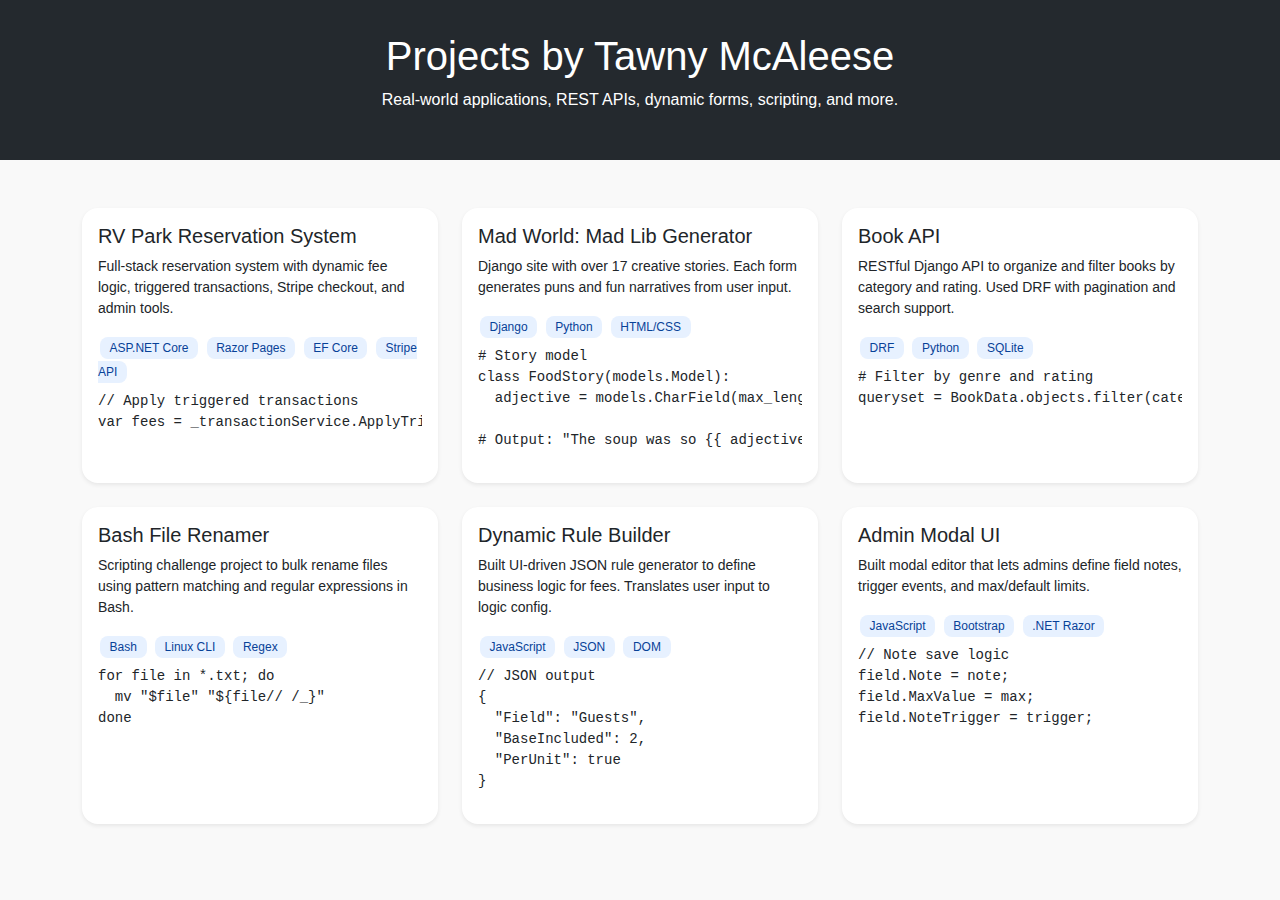
<file: projects.html>
<!DOCTYPE html>
<html lang="en">
<head>
  <meta charset="UTF-8" />
  <meta name="viewport" content="width=device-width, initial-scale=1.0" />
  <title>Projects | Tawny McAleese</title>
  <link href="https://cdn.jsdelivr.net/npm/bootstrap@5.3.0/dist/css/bootstrap.min.css" rel="stylesheet">
  <link href="https://cdn.jsdelivr.net/npm/bootstrap-icons@1.10.5/font/bootstrap-icons.css" rel="stylesheet">
  <style>
    body {
      font-family: 'Segoe UI', sans-serif;
      background-color: #f9f9f9;
    }
    header {
      background-color: #24292e;
      color: white;
      padding: 2rem;
      text-align: center;
    }
    .project-card {
      transition: transform 0.3s ease, box-shadow 0.3s ease;
      border: none;
      border-radius: 1rem;
    }
    .project-card:hover {
      transform: translateY(-6px);
      box-shadow: 0 8px 20px rgba(0,0,0,0.15);
    }
    .project-icon {
      font-size: 1.2rem;
      margin-right: 5px;
    }
    .tech-badge {
      background-color: #e7f1ff;
      color: #084298;
      border-radius: 0.5rem;
      padding: 0.25rem 0.6rem;
      font-size: 0.75rem;
      margin: 2px;
    }
  </style>
</head>
<body>
  <header>
    <h1>Projects by Tawny McAleese</h1>
    <p>Real-world applications, REST APIs, dynamic forms, scripting, and more.</p>
  </header>

  <main class="container my-5">
    <div class="row g-4">
      <!-- RV Park Reservation System -->
      <div class="col-md-6 col-lg-4">
        <div class="card project-card h-100 shadow-sm">
          <div class="card-body">
            <h5 class="card-title">RV Park Reservation System</h5>
            <p class="card-text small">Full-stack reservation system with dynamic fee logic, triggered transactions, Stripe checkout, and admin tools.</p>
            <div class="mb-2">
              <span class="tech-badge">ASP.NET Core</span>
              <span class="tech-badge">Razor Pages</span>
              <span class="tech-badge">EF Core</span>
              <span class="tech-badge">Stripe API</span>
            </div>
            <pre><code>// Apply triggered transactions
var fees = _transactionService.ApplyTriggeredTransactionsAsync(res, baseAmount, nights);</code></pre>
          </div>
        </div>
      </div>

      <!-- Mad World -->
      <div class="col-md-6 col-lg-4">
        <div class="card project-card h-100 shadow-sm">
          <div class="card-body">
            <h5 class="card-title">Mad World: Mad Lib Generator</h5>
            <p class="card-text small">Django site with over 17 creative stories. Each form generates puns and fun narratives from user input.</p>
            <div class="mb-2">
              <span class="tech-badge">Django</span>
              <span class="tech-badge">Python</span>
              <span class="tech-badge">HTML/CSS</span>
            </div>
            <pre><code># Story model
class FoodStory(models.Model):
  adjective = models.CharField(max_length=50)

# Output: "The soup was so {{ adjective }} it ran away!"</code></pre>
          </div>
        </div>
      </div>

      <!-- Book API -->
      <div class="col-md-6 col-lg-4">
        <div class="card project-card h-100 shadow-sm">
          <div class="card-body">
            <h5 class="card-title">Book API</h5>
            <p class="card-text small">RESTful Django API to organize and filter books by category and rating. Used DRF with pagination and search support.</p>
            <div class="mb-2">
              <span class="tech-badge">DRF</span>
              <span class="tech-badge">Python</span>
              <span class="tech-badge">SQLite</span>
            </div>
            <pre><code># Filter by genre and rating
queryset = BookData.objects.filter(category='Sci-Fi', rating__gte=4)</code></pre>
          </div>
        </div>
      </div>

      <!-- Bash File Renamer -->
      <div class="col-md-6 col-lg-4">
        <div class="card project-card h-100 shadow-sm">
          <div class="card-body">
            <h5 class="card-title">Bash File Renamer</h5>
            <p class="card-text small">Scripting challenge project to bulk rename files using pattern matching and regular expressions in Bash.</p>
            <div class="mb-2">
              <span class="tech-badge">Bash</span>
              <span class="tech-badge">Linux CLI</span>
              <span class="tech-badge">Regex</span>
            </div>
            <pre><code>for file in *.txt; do
  mv "$file" "${file// /_}"
done</code></pre>
          </div>
        </div>
      </div>

      <!-- JSON Rule Builder Demo -->
      <div class="col-md-6 col-lg-4">
        <div class="card project-card h-100 shadow-sm">
          <div class="card-body">
            <h5 class="card-title">Dynamic Rule Builder</h5>
            <p class="card-text small">Built UI-driven JSON rule generator to define business logic for fees. Translates user input to logic config.</p>
            <div class="mb-2">
              <span class="tech-badge">JavaScript</span>
              <span class="tech-badge">JSON</span>
              <span class="tech-badge">DOM</span>
            </div>
            <pre><code>// JSON output
{
  "Field": "Guests",
  "BaseIncluded": 2,
  "PerUnit": true
}</code></pre>
          </div>
        </div>
      </div>

      <!-- Admin UI Modal Control -->
      <div class="col-md-6 col-lg-4">
        <div class="card project-card h-100 shadow-sm">
          <div class="card-body">
            <h5 class="card-title">Admin Modal UI</h5>
            <p class="card-text small">Built modal editor that lets admins define field notes, trigger events, and max/default limits.</p>
            <div class="mb-2">
              <span class="tech-badge">JavaScript</span>
              <span class="tech-badge">Bootstrap</span>
              <span class="tech-badge">.NET Razor</span>
            </div>
            <pre><code>// Note save logic
field.Note = note;
field.MaxValue = max;
field.NoteTrigger = trigger;</code></pre>
          </div>
        </div>
      </div>

    </div>
  </main>
</body>
</html>
</file>
